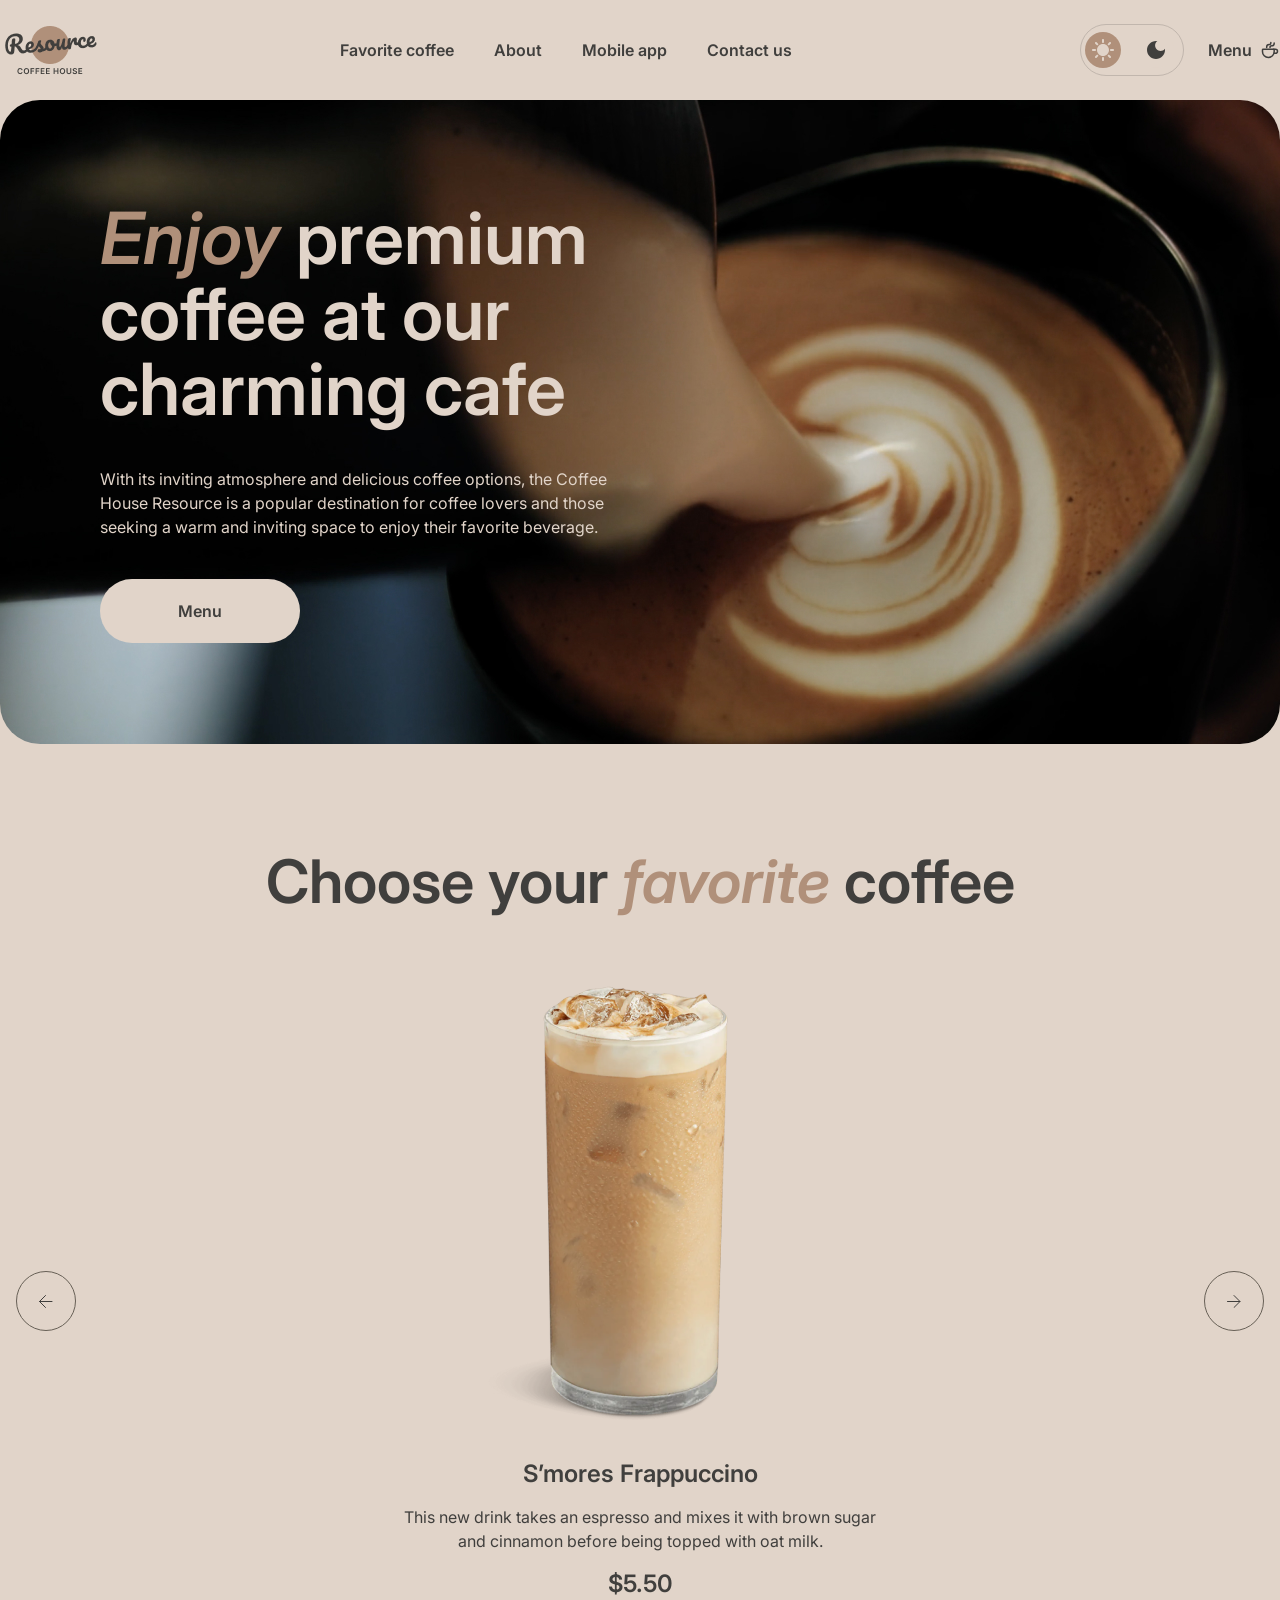
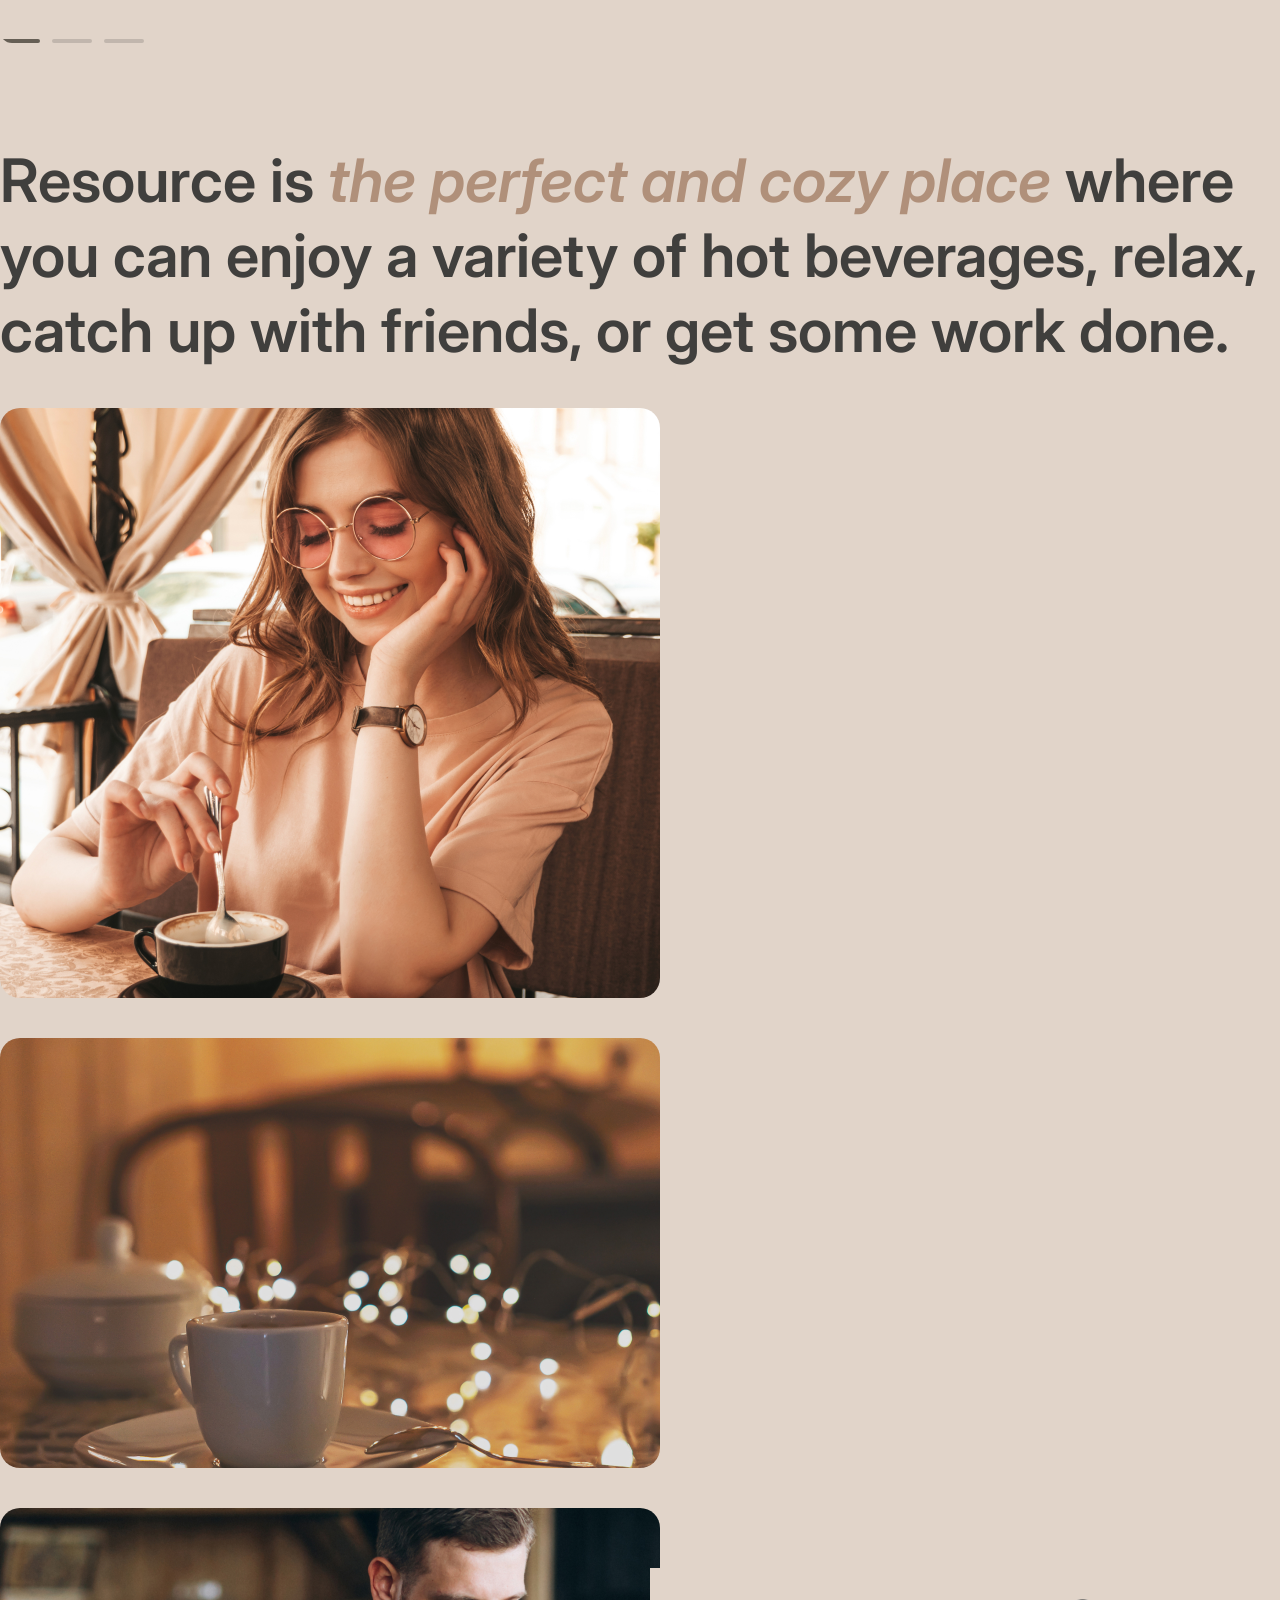
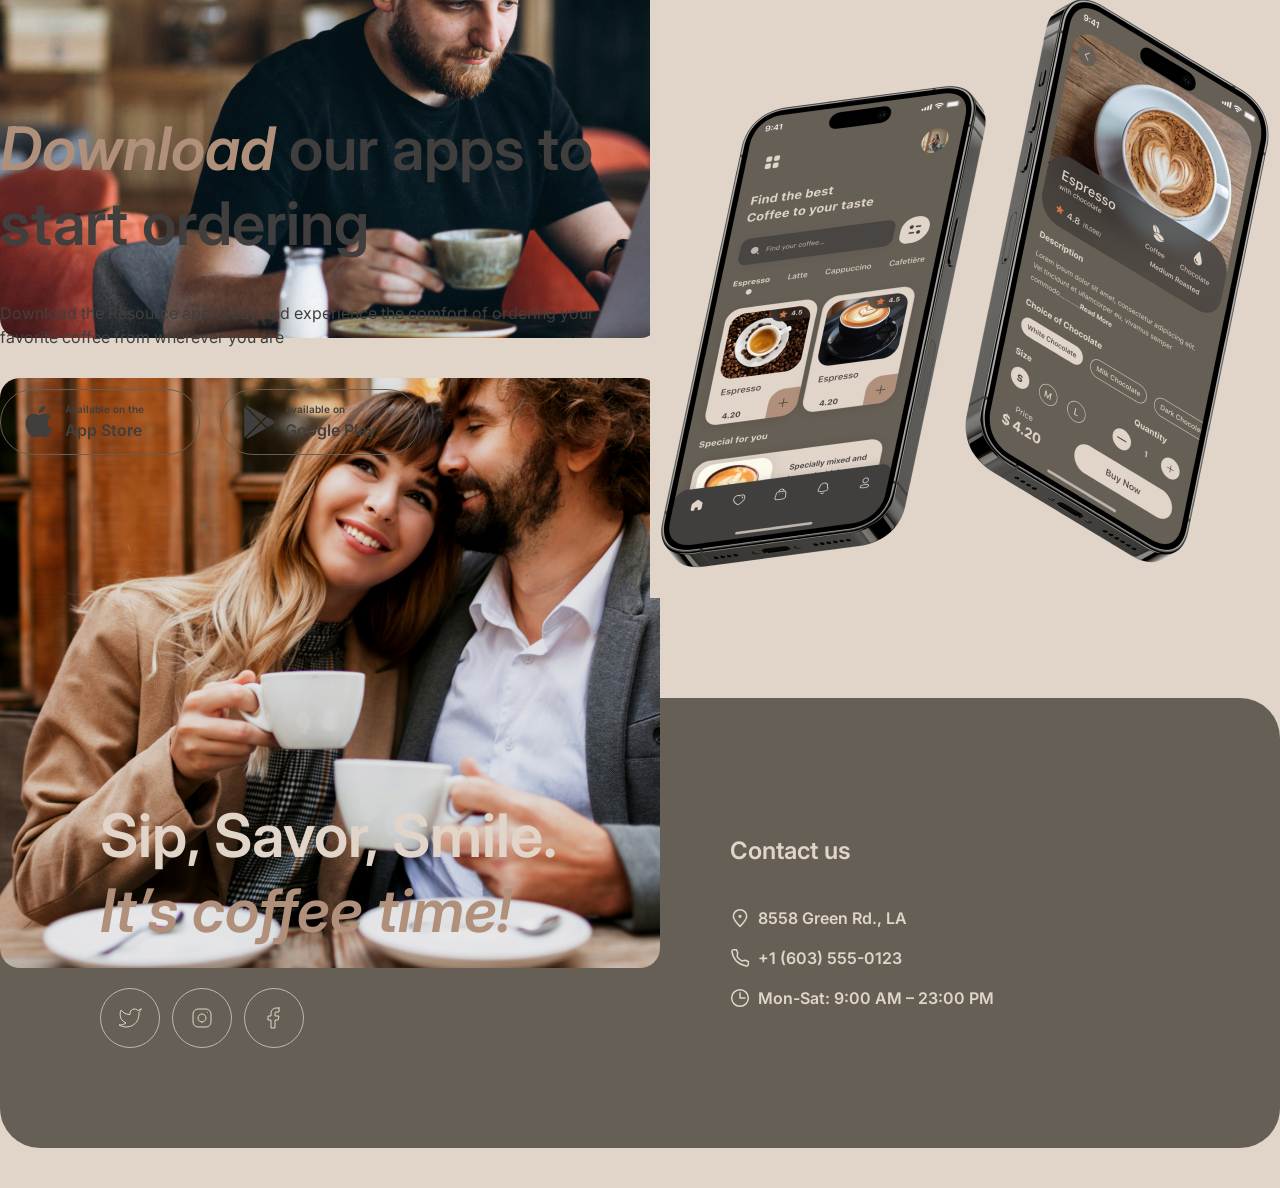
<file: coffee-house/index.html>
<!DOCTYPE html>
<html lang="en">

<head>
    <meta charset="UTF-8">
    <meta name="viewport" content="width=device-width, initial-scale=1.0">
    <title>Coffee House</title>
    <link rel="stylesheet" href="style.css">
    <link type="image/x-icon" href="./img/favicon.ico" rel="shortcut icon">

    <link href="https://fonts.googleapis.com/css?family=Inter:100,200,300,regular,500,600,700,800,900" rel="stylesheet">

</head>

<body>
    <div class="wrapper">
        <header class="header _container">
            <a href=index.html><img class="header-logo" src="./img/logo.png" alt="logo"></a>
            <nav class="header-nav" data-nav>
                <ul class="nav-list">
                    <li class="nav-item">
                        <a href="#favorite-coffee" class="nav-link">
                            Favorite coffee
                        </a>
                    </li>
                    <li class="nav-item">
                        <a href="#about" class="nav-link">
                            About
                        </a>
                    </li>
                    <li class="nav-item">
                        <a href="#mobile-app" class="nav-link">
                            Mobile app
                        </a>
                    </li>
                    <li class="nav-item">
                        <a href="#contact-us" class="nav-link">
                            Contact us
                        </a>
                    </li>

                </ul>

                <div class="header-menu">
                    <div class="header-theme-switcher">
                        <svg class="light" width="36" height="36" viewBox="0 0 36 36" fill="none"
                            xmlns="http://www.w3.org/2000/svg">
                            <rect width="36" height="36" rx="18" fill="#B0907A" />
                            <path
                                d="M17 10V8C17 7.45 17.45 7 18 7C18.55 7 19 7.45 19 8V10C19 10.55 18.55 11 18 11C17.45 11 17 10.55 17 10ZM24.36 13.05L25.77 11.63C26.16 11.24 26.16 10.61 25.77 10.22C25.38 9.83 24.75 9.83 24.36 10.22L22.95 11.64C22.56 12.03 22.56 12.66 22.95 13.05C23.34 13.44 23.97 13.44 24.36 13.05ZM28 17H26C25.45 17 25 17.45 25 18C25 18.55 25.45 19 26 19H28C28.55 19 29 18.55 29 18C29 17.45 28.55 17 28 17ZM18 25C17.45 25 17 25.45 17 26V28C17 28.55 17.45 29 18 29C18.55 29 19 28.55 19 28V26C19 25.45 18.55 25 18 25ZM11.64 13.05L10.22 11.64C9.83 11.25 9.83 10.61 10.22 10.23C10.61 9.85 11.25 9.84 11.63 10.23L13.04 11.64C13.43 12.03 13.43 12.67 13.04 13.05C12.65 13.43 12.02 13.44 11.64 13.05ZM22.95 22.95C22.56 23.34 22.56 23.98 22.95 24.36L24.36 25.77C24.75 26.16 25.39 26.16 25.77 25.77C26.16 25.38 26.16 24.74 25.77 24.36L24.36 22.95C23.98 22.56 23.34 22.56 22.95 22.95ZM8 19H10C10.55 19 11 18.55 11 18C11 17.45 10.55 17 10 17H8C7.45 17 7 17.45 7 18C7 18.55 7.45 19 8 19ZM11.64 25.78L13.05 24.37C13.44 23.98 13.44 23.34 13.05 22.96C12.66 22.58 12.02 22.57 11.64 22.96L10.23 24.37C9.84 24.76 9.84 25.4 10.23 25.78C10.61 26.17 11.25 26.17 11.64 25.78ZM18 12C14.69 12 12 14.69 12 18C12 21.31 14.69 24 18 24C21.31 24 24 21.31 24 18C24 14.69 21.31 12 18 12Z"
                                fill="#E1D4C9" />
                        </svg>
                        <svg class="dark" width="36" height="36" viewBox="0 0 36 36" fill="none"
                            xmlns="http://www.w3.org/2000/svg">
                            <rect class="fullmoon" width="36" height="36" rx="18" fill="#e1d4c9" />
                            <path class="moon"
                                d="M18 9C13.03 9 9 13.03 9 18C9 22.97 13.03 27 18 27C22.97 27 27 22.97 27 18C27 17.54 26.96 17.08 26.9 16.64C25.92 18.01 24.32 18.9 22.5 18.9C19.52 18.9 17.1 16.48 17.1 13.5C17.1 11.69 17.99 10.08 19.36 9.1C18.92 9.04 18.46 9 18 9Z"
                                fill="#403f3d" />
                        </svg>
                    </div>
                    <a href="menu.html" class="menu-coffee-link">
                        <span class="menu-coffee">Menu</span>
                        <img src="./img/coffee-cup.svg" alt="cofee" class="coffee-cup">
                    </a>
                </div>
            </nav>
            <div class="header-theme-switcher-768 ">
                <svg class="light light-768" width="36" height="36" viewBox="0 0 36 36" fill="none"
                    xmlns="http://www.w3.org/2000/svg">
                    <rect width="36" height="36" rx="18" fill="#B0907A" />
                    <path
                        d="M17 10V8C17 7.45 17.45 7 18 7C18.55 7 19 7.45 19 8V10C19 10.55 18.55 11 18 11C17.45 11 17 10.55 17 10ZM24.36 13.05L25.77 11.63C26.16 11.24 26.16 10.61 25.77 10.22C25.38 9.83 24.75 9.83 24.36 10.22L22.95 11.64C22.56 12.03 22.56 12.66 22.95 13.05C23.34 13.44 23.97 13.44 24.36 13.05ZM28 17H26C25.45 17 25 17.45 25 18C25 18.55 25.45 19 26 19H28C28.55 19 29 18.55 29 18C29 17.45 28.55 17 28 17ZM18 25C17.45 25 17 25.45 17 26V28C17 28.55 17.45 29 18 29C18.55 29 19 28.55 19 28V26C19 25.45 18.55 25 18 25ZM11.64 13.05L10.22 11.64C9.83 11.25 9.83 10.61 10.22 10.23C10.61 9.85 11.25 9.84 11.63 10.23L13.04 11.64C13.43 12.03 13.43 12.67 13.04 13.05C12.65 13.43 12.02 13.44 11.64 13.05ZM22.95 22.95C22.56 23.34 22.56 23.98 22.95 24.36L24.36 25.77C24.75 26.16 25.39 26.16 25.77 25.77C26.16 25.38 26.16 24.74 25.77 24.36L24.36 22.95C23.98 22.56 23.34 22.56 22.95 22.95ZM8 19H10C10.55 19 11 18.55 11 18C11 17.45 10.55 17 10 17H8C7.45 17 7 17.45 7 18C7 18.55 7.45 19 8 19ZM11.64 25.78L13.05 24.37C13.44 23.98 13.44 23.34 13.05 22.96C12.66 22.58 12.02 22.57 11.64 22.96L10.23 24.37C9.84 24.76 9.84 25.4 10.23 25.78C10.61 26.17 11.25 26.17 11.64 25.78ZM18 12C14.69 12 12 14.69 12 18C12 21.31 14.69 24 18 24C21.31 24 24 21.31 24 18C24 14.69 21.31 12 18 12Z"
                        fill="#E1D4C9" />
                </svg>
                <svg class="dark dark-768" width="36" height="36" viewBox="0 0 36 36" fill="none"
                    xmlns="http://www.w3.org/2000/svg">
                    <rect class="fullmoon" width="36" height="36" rx="18" fill="#e1d4c9" />
                    <path class="moon"
                        d="M18 9C13.03 9 9 13.03 9 18C9 22.97 13.03 27 18 27C22.97 27 27 22.97 27 18C27 17.54 26.96 17.08 26.9 16.64C25.92 18.01 24.32 18.9 22.5 18.9C19.52 18.9 17.1 16.48 17.1 13.5C17.1 11.69 17.99 10.08 19.36 9.1C18.92 9.04 18.46 9 18 9Z"
                        fill="#403f3d" />
                </svg>
            </div>
            <!-- <div class="header-menu">
                <p class="menu-coffee"><a href="menu.html" class="menu-coffee-link">Menu</a></p>
                <img src="./img/coffee-cup.svg" alt="" class="cooffee-cup">
            </div> -->
            <button class="burger" data-burger aria-label="Открыть меню" aria-expanded="false"><span
                    class="burger-line line1"></span>
                <span class="burger-line line2"></span>
            </button>
        </header>
        <main class="main _container ">
            <section class="enjoy">
                <div class="enjoy-text">
                    <h1 class="enjoy-title">
                        <span class="text-accent">Enjoy</span> premium coffee at our charming cafe
                    </h1>
                    <p class="enjoy-subtitle">With its inviting atmosphere and delicious coffee options, the Coffee
                        House Resource is a popular destination for coffee lovers and those seeking a warm and inviting
                        space to enjoy their favorite beverage.</p>

                    <form class="button-form" action="menu.html" target="_blank">
                        <button class="enjoy-menu">
                            <span class="enjoy-menu-text"> Menu</span>
                            <img src="./img/coffee-cup.svg" alt="" class="menu-coffee-cup">
                        </button>
                    </form>

                </div>

            </section>
            <section class="favorite-coffee">
                <h2 class="favorite-title" id="favorite-coffee">
                    Choose your <span class="favorite">favorite</span> coffee
                </h2>
                <div class="slider" id="slider">
                    <div class="slider__track" id="track">
                        <div class="slider__slide">
                            <div class="item" id="item-left">
                                <div class="coffee-content">
                                    <div class="coffee-img"></div>
                                    <h3 class="coffe-content-title">S’mores Frappuccino</h3>
                                    <p class="coffee-content-subtitle">This new drink takes an espresso and mixes it
                                        with brown
                                        sugar and cinnamon before being topped with oat milk.</p>
                                    <p class="coffee-price">$5.50</p>

                                </div>
                            </div>
                        </div>
                        <div class="slider__slide">
                            <div class="item" id="item-active">
                                <div class="coffee-content">
                                    <div class="coffee-img2"></div>
                                    <h3 class="coffe-content-title">Caramel Macchiato</h3>
                                    <p class="coffee-content-subtitle">Fragrant and unique classic espresso with rich
                                        caramel-peanut syrup, with cream under whipped thick foam.</p>
                                    <p class="coffee-price">$5.00</p>

                                </div>
                            </div>
                        </div>
                        <div class="slider__slide">
                            <div class="item" id="item-right">
                                <div class="coffee-content">
                                    <div class="coffee-img3"></div>
                                    <h3 class="coffe-content-title">Ice coffee</h3>
                                    <p class="coffee-content-subtitle">A popular summer drink that tones and
                                        invigorates. Prepared from coffee, milk and ice.</p>
                                    <p class="coffee-price">$4.50</p>

                                </div>
                            </div>
                        </div>
                    </div>

                    <button class="slider__btn slider__btn--prev" id="prev" aria-label="Назад"> <svg width="14"
                            height="13" viewBox="0 0 14 13" fill="none" 
                            xmlns="http://www.w3.org/2000/svg">
                            <path d="M13 6.5H0.5M6.5 12.5L0.5 6.5L6.5 0.5" stroke="currentColor" stroke-linecap="round"
                                stroke-linejoin="round" />
                        </svg></button>
                    <button class="slider__btn slider__btn--next" id="next" aria-label="Вперёд"><svg width="14"
                            height="13" viewBox="0 0 14 13" fill="none" 
                            xmlns="http://www.w3.org/2000/svg">
                            <path d="M0.5 6.5H13M7 12.5L13 6.5L7 0.5" stroke="currentColor" stroke-linecap="round"
                                stroke-linejoin="round" />
                        </svg></button>

                    <div class="slider__dots" id="dots"></div>
                </div>


            </section>
            <section class="about ">
                <h2 class="about-title" id="about">
                    Resource is <span class="favorite">the perfect and cozy place</span> where you can enjoy a variety
                    of hot beverages, relax, catch
                    up with friends, or get some work done.
                </h2>
                <div class="about-cards ">
                    <div class="about-column">
                        <div class="about-card card1"></div>
                        <div class="about-card card2"></div>
                    </div>
                    <div class="about-column">
                        <div class="about-card card3"></div>
                        <div class="about-card card4"></div>
                    </div>
                </div>
            </section>
            <section class="mobile-app _container">
                <div class="app-dowload">
                    <h2 class="app-title" id="mobile-app"><span class="favorite">Download</span> our apps to start
                        ordering</h2>
                    <p class="mobile-app-subtitle ">
                        Download the Resource app today and experience the comfort of ordering your favorite coffee from
                        wherever you are
                    </p>
                    <div class="mobile-app-buttons">
                        <div class="app-button">
                            <img src="./img/icon.svg" alt="logo" class="apple">
                            <div class="button-content">
                                <p class="button-text">Available on the</p>
                                <p class="button-text-big">App Store</p>
                            </div>
                        </div>
                        <div class="app-button">
                            <img src="./img/icon2.svg" alt="logo" class="apple">
                            <div class="button-content">
                                <p class="button-text">Available on</p>
                                <p class="button-text-big">Google Play</p>
                            </div>
                        </div>
                    </div>
                </div>
                <div class="app-mobile-img"></div>
            </section>


        </main>
        <footer class="footer _container">
            <div class="footer-left">
                <h2 class="footer-title">
                    <span class="footer-title-light"> Sip, Savor, Smile.</span> It’s coffee time!
                </h2>
                <div class="foooter-buttons">
                    <a class="social-icon" href="https://twitter.com/" title="twitter" target="_blank"
                        rel="noopener"><img src="./img/twitter.svg" alt="twitter" class="social-img"></a>
                    <a class="social-icon" href="https://www.instagram.com/" title="instagram" target="_blank"
                        rel="noopener"><img src="./img/instagram.svg" alt="instagram" class="social-img"></a>
                    <a class="social-icon" href="https://www.facebook.com/" title="facebook" target="_blank"
                        rel="noopener"><img src="./img/facebook.svg" alt="facebook" class="social-img"></a>
                </div>
            </div>
            <div class="footer-right">
                <h3 class="contact-us" id="contact-us">Contact us</h3>
                <div class="contacs-info">
                    <div class="footer-adress">
                        <img src="./img/pin-alt.svg" alt="pin-alt" class="adres-img">
                        <a href="https://www.google.com/maps/place/286+Cadman+Plaza+W,+Brooklyn,+NY+11201,+%D0%A1%D0%A8%D0%90/@40.6956498,-73.9961685,17z/data=!3m1!4b1!4m10!1m2!2m1!1sCadman+Plaza+286!3m6!1s0x89c25a49b649b8c3:0x6342a2291cea2e!8m2!3d40.6956458!4d-73.9912976!15sChBDYWRtYW4gUGxhemEgMjg2kgEKc3VicHJlbWlzZeABAA!16s%2Fg%2F11s2lgz8ns?entry=ttu"
                            class="footer-link">8558 Green Rd., LA</a>
                    </div>
                    <div class="footer-adress">
                        <img src="./img/phone.svg" alt="phone" class="phone">
                        <a class="phone-link" href="tel:+1(603)555-0123">+1 (603) 555-0123</a>
                    </div>
                    <div class="footer-adress">
                        <img src="./img/clock.svg" alt="clock" class="clock">
                        <span class="footer-time">Mon-Sat: 9:00 AM – 23:00 PM</span>
                    </div>
                </div>
            </div>

        </footer>
    </div>
    <script src="index.js"></script>
    <script src="theme_switcher.js"></script>
    <script src="slider.js"></script>
</body>

</html>
</file>
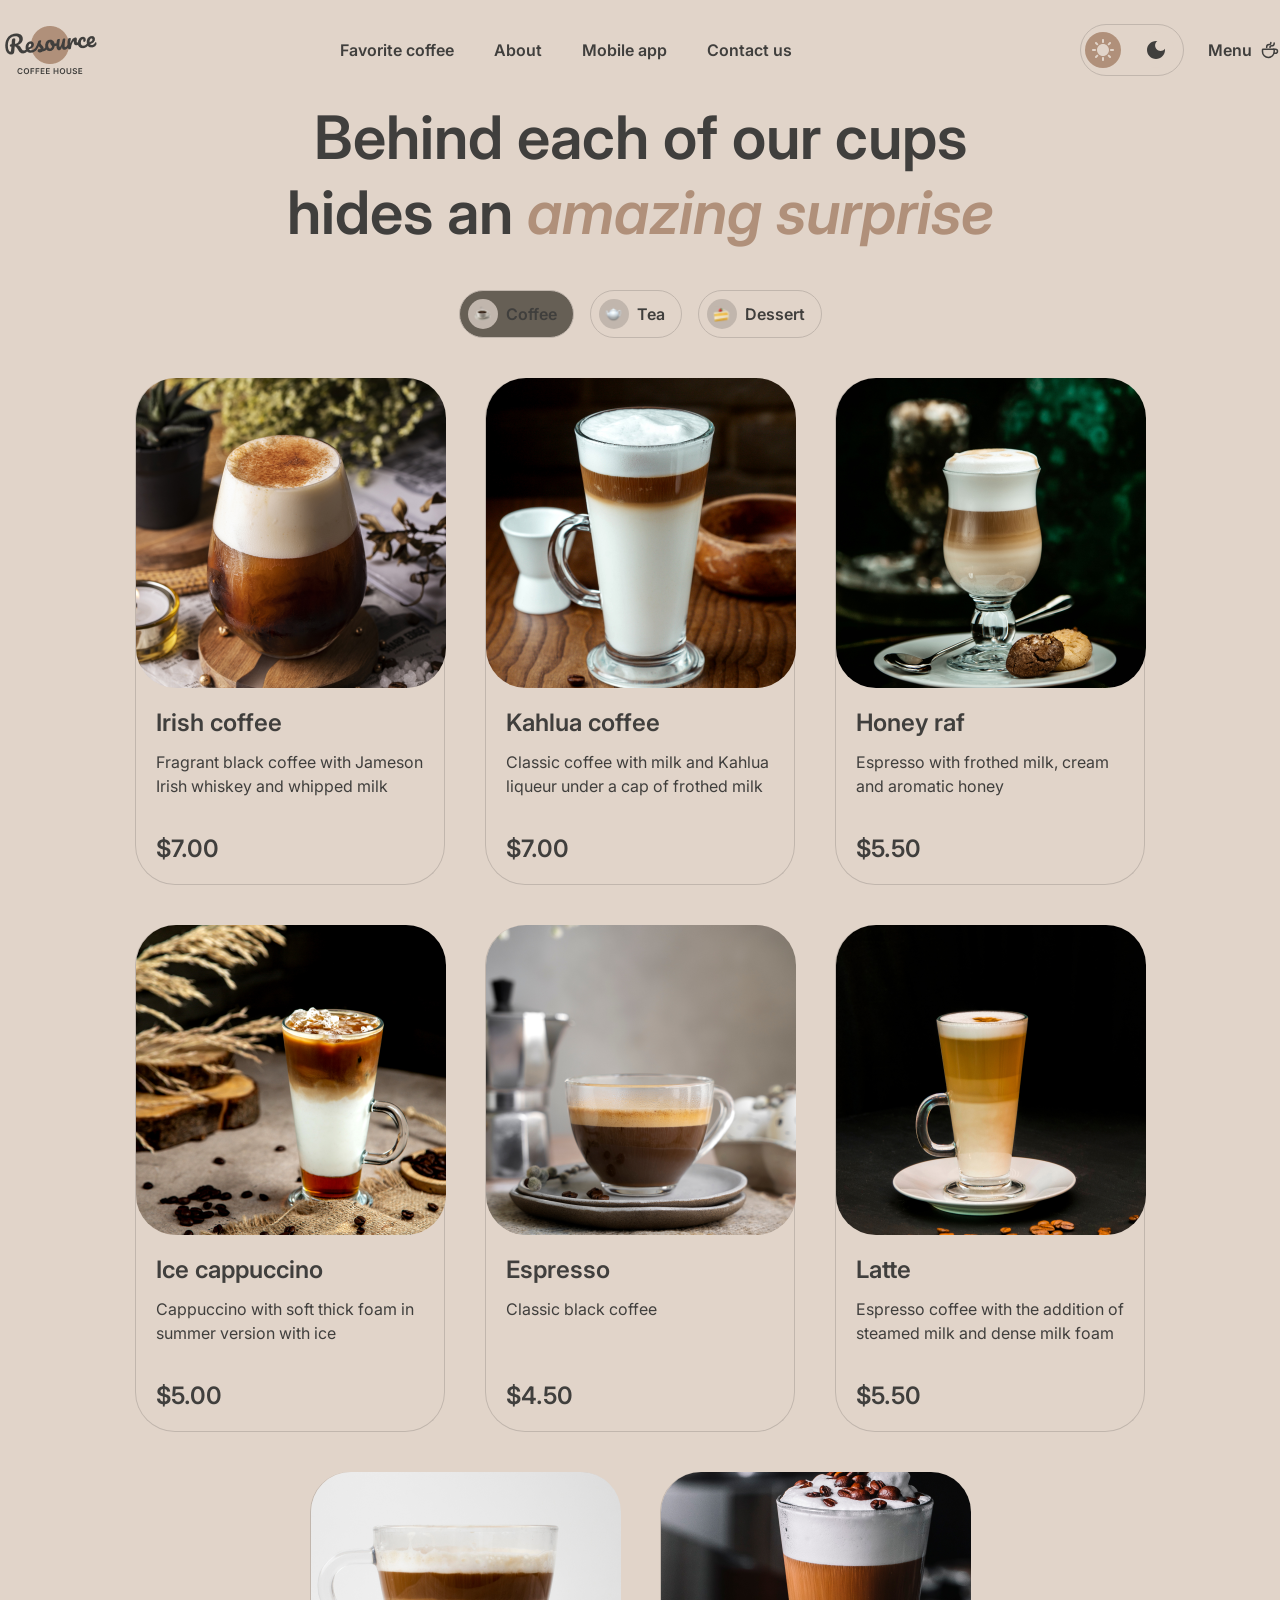
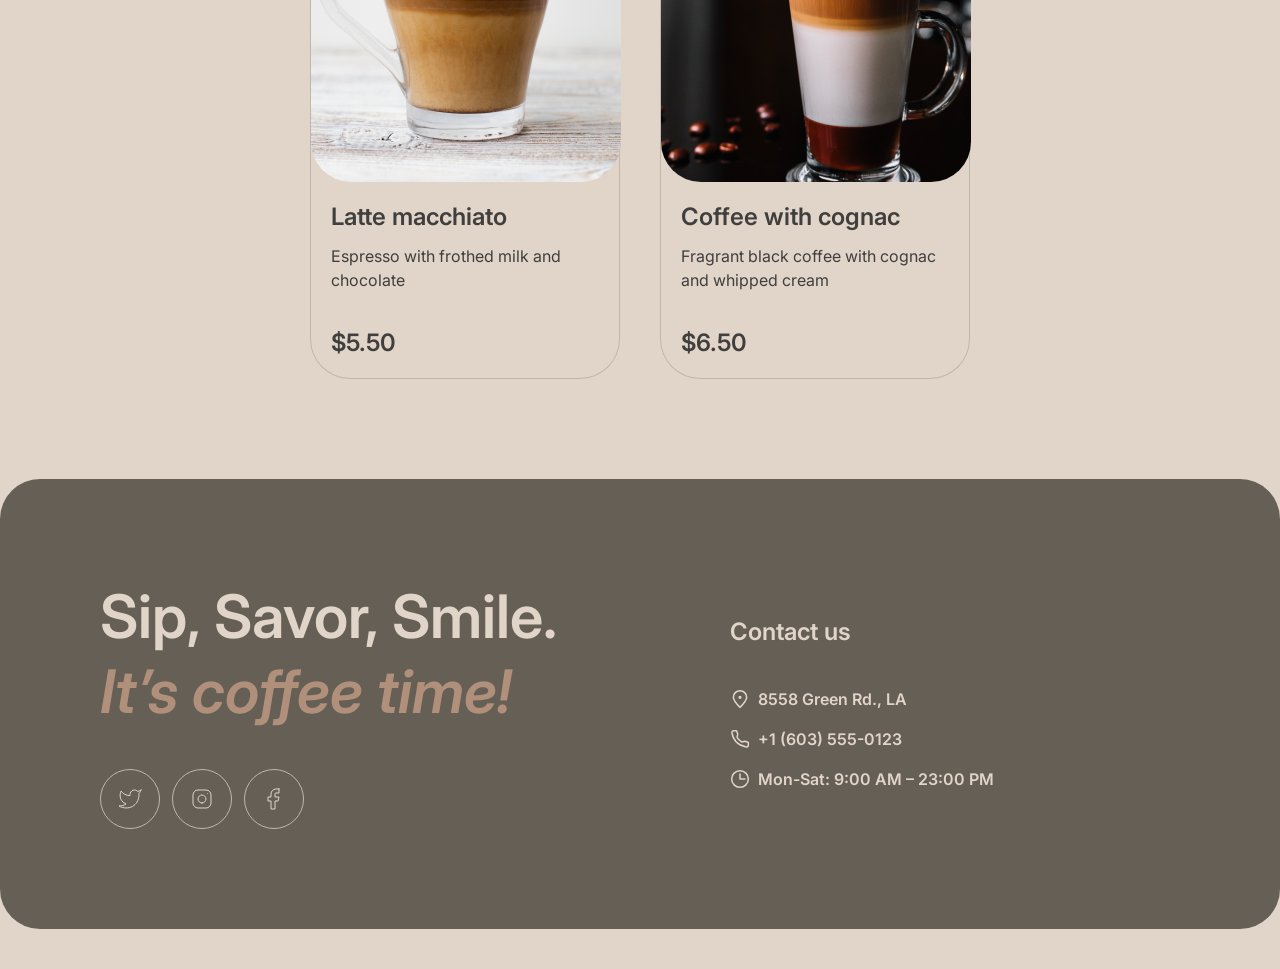
<file: coffee-house/menu.html>
<!DOCTYPE html>
<html lang="en">

<head>
    <meta charset="UTF-8">
    <meta name="viewport" content="width=device-width, initial-scale=1.0">
    <title>Menu</title>
    <link rel="stylesheet" href="style.css">
    <link type="image/x-icon" href="./img/favicon.ico" rel="shortcut icon">
    <link href="https://fonts.googleapis.com/css?family=Inter:100,200,300,regular,500,600,700,800,900" rel="stylesheet">
</head>

<body>
    <div class="wrapper">
        <header class="header _container">
            <a href=index.html><img class="header-logo" src="./img/logo.png" alt="logo"></a>
            <nav class="header-nav" data-nav>
                <ul class="nav-list">
                    <li class="nav-item">
                        <a href="#about" class="nav-link">
                            Favorite coffee
                        </a>
                    </li>
                    <li class="nav-item">
                        <a href="#favorites" class="nav-link">
                            About
                        </a>
                    </li>
                    <li class="nav-item">
                        <a href="#coffee-shop" class="nav-link">
                            Mobile app
                        </a>
                    </li>
                    <li class="nav-item">
                        <a href="#contacts" class="nav-link">
                            Contact us
                        </a>
                    </li>

                </ul>

                <div class="header-menu">
                    <div class="header-theme-switcher">
                         <svg class="light" width="36" height="36" viewBox="0 0 36 36" fill="none"
                            xmlns="http://www.w3.org/2000/svg">
                            <rect width="36" height="36" rx="18" fill="#B0907A" />
                            <path
                                d="M17 10V8C17 7.45 17.45 7 18 7C18.55 7 19 7.45 19 8V10C19 10.55 18.55 11 18 11C17.45 11 17 10.55 17 10ZM24.36 13.05L25.77 11.63C26.16 11.24 26.16 10.61 25.77 10.22C25.38 9.83 24.75 9.83 24.36 10.22L22.95 11.64C22.56 12.03 22.56 12.66 22.95 13.05C23.34 13.44 23.97 13.44 24.36 13.05ZM28 17H26C25.45 17 25 17.45 25 18C25 18.55 25.45 19 26 19H28C28.55 19 29 18.55 29 18C29 17.45 28.55 17 28 17ZM18 25C17.45 25 17 25.45 17 26V28C17 28.55 17.45 29 18 29C18.55 29 19 28.55 19 28V26C19 25.45 18.55 25 18 25ZM11.64 13.05L10.22 11.64C9.83 11.25 9.83 10.61 10.22 10.23C10.61 9.85 11.25 9.84 11.63 10.23L13.04 11.64C13.43 12.03 13.43 12.67 13.04 13.05C12.65 13.43 12.02 13.44 11.64 13.05ZM22.95 22.95C22.56 23.34 22.56 23.98 22.95 24.36L24.36 25.77C24.75 26.16 25.39 26.16 25.77 25.77C26.16 25.38 26.16 24.74 25.77 24.36L24.36 22.95C23.98 22.56 23.34 22.56 22.95 22.95ZM8 19H10C10.55 19 11 18.55 11 18C11 17.45 10.55 17 10 17H8C7.45 17 7 17.45 7 18C7 18.55 7.45 19 8 19ZM11.64 25.78L13.05 24.37C13.44 23.98 13.44 23.34 13.05 22.96C12.66 22.58 12.02 22.57 11.64 22.96L10.23 24.37C9.84 24.76 9.84 25.4 10.23 25.78C10.61 26.17 11.25 26.17 11.64 25.78ZM18 12C14.69 12 12 14.69 12 18C12 21.31 14.69 24 18 24C21.31 24 24 21.31 24 18C24 14.69 21.31 12 18 12Z"
                                fill="#E1D4C9" />
                        </svg>
                        <svg class="dark" width="36" height="36" viewBox="0 0 36 36" fill="none" xmlns="http://www.w3.org/2000/svg">
                            <rect class="fullmoon" width="36" height="36" rx="18" fill="#e1d4c9" />
                            <path class="moon"
                                d="M18 9C13.03 9 9 13.03 9 18C9 22.97 13.03 27 18 27C22.97 27 27 22.97 27 18C27 17.54 26.96 17.08 26.9 16.64C25.92 18.01 24.32 18.9 22.5 18.9C19.52 18.9 17.1 16.48 17.1 13.5C17.1 11.69 17.99 10.08 19.36 9.1C18.92 9.04 18.46 9 18 9Z"
                                fill="#403f3d" />
                        </svg>
                    </div>
                    <a href="menu.html" class="menu-coffee-link">
                        <span class="menu-coffee">Menu</span>
                        <img src="./img/coffee-cup.svg" alt="cofee" class="coffee-cup">
                    </a>
                </div>
            </nav>

            <button class="burger" data-burger><span class="burger-line line1"></span>
                <span class="burger-line line2"></span></button>
        </header>
        <main class="menu-main _container">
            <h1 class="menu-main-title">
                Behind each of our cups hides an <span class="title-brown">amazing surprise</span>
            </h1>
            <div class="menu-buttons">
                <button class="menu-button-select menu-coffe-selected">
                    <span class="button-circle">
                        <img src="./img/coffe-1.svg" alt="coffee" class="menu-button-coffee">

                    </span>
                    <span class="menu-button-text">Coffee</span>
                </button>
                <button class="menu-button-select">
                    <span class="button-circle">
                        <img src="./img/tea-1.svg" alt="coffee" class="menu-button-coffee">
                    </span>
                    <span class="menu-button-text">Tea</span>
                </button>
                <button class="menu-button-select">
                    <span class="button-circle">
                        <img src="./img/desert-1.svg" alt="coffee" class="menu-button-coffee">
                    </span>
                    <span class="menu-button-text">Dessert</span>
                </button>
            </div>
            <div class="menu-cards">
                <div class="menu-card">
                    <img src="./img/coffee-1.png" alt="coffee" class="card-picture">
                    <div class="card-decsription">
                        <div class="card-content">
                            <p class="card-title">Irish coffee</p>
                            <p class="card-subtitle">Fragrant black coffee with Jameson Irish whiskey and whipped milk
                            </p>
                        </div>
                        <p class="card-coffee-price">$7.00</p>
                    </div>
                </div>
                <div class="menu-card">
                    <img src="./img/coffee-2.png" alt="coffee" class="card-picture">
                    <div class="card-decsription">
                        <div class="card-content">
                            <p class="card-title">Kahlua coffee</p>
                            <p class="card-subtitle">Classic coffee with milk and Kahlua liqueur under a cap of frothed
                                milk
                            </p>
                        </div>
                        <p class="card-coffee-price">$7.00</p>
                    </div>
                </div>
                <div class="menu-card">
                    <img src="./img/coffee-3.png" alt="coffee" class="card-picture">
                    <div class="card-decsription">
                        <div class="card-content">
                            <p class="card-title">Honey raf</p>
                            <p class="card-subtitle">Espresso with frothed milk, cream and aromatic honey</p>
                        </div>
                        <p class="card-coffee-price">$5.50</p>
                    </div>
                </div>
                <div class="menu-card">
                    <img src="./img/coffee-4.png" alt="coffee" class="card-picture">
                    <div class="card-decsription">
                        <div class="card-content">
                            <p class="card-title">Ice cappuccino</p>
                            <p class="card-subtitle">Cappuccino with soft thick foam in summer version with ice</p>
                        </div>
                        <p class="card-coffee-price">$5.00</p>
                    </div>
                </div>
                <div class="menu-card invisible">
                    <img src="./img/coffee-5.png" alt="coffee" class="card-picture">
                    <div class="card-decsription">
                        <div class="card-content">
                            <p class="card-title">Espresso</p>
                            <p class="card-subtitle">Classic black coffee</p>
                        </div>
                        <p class="card-coffee-price">$4.50</p>
                    </div>
                </div>
                <div class="menu-card invisible">
                    <img src="./img/coffee-6.png" alt="coffee" class="card-picture">
                    <div class="card-decsription">
                        <div class="card-content">
                            <p class="card-title">Latte</p>
                            <p class="card-subtitle">Espresso coffee with the addition of steamed milk and dense milk
                                foam
                            </p>
                        </div>
                        <p class="card-coffee-price">$5.50</p>
                    </div>
                </div>
                <div class="menu-card invisible">
                    <img src="./img/coffee-7.png" alt="coffee" class="card-picture">
                    <div class="card-decsription">
                        <div class="card-content">
                            <p class="card-title">Latte macchiato</p>
                            <p class="card-subtitle">Espresso with frothed milk and chocolate</p>
                        </div>
                        <p class="card-coffee-price">$5.50</p>
                    </div>
                </div>
                <div class="menu-card invisible">
                    <img src="./img/coffee-8.png" alt="coffee" class="card-picture">
                    <div class="card-decsription">
                        <div class="card-content">
                            <p class="card-title">Coffee with cognac</p>
                            <p class="card-subtitle">Fragrant black coffee with cognac and whipped cream</p>
                        </div>
                        <p class="card-coffee-price">$6.50</p>
                    </div>
                </div>
            </div>
            <button class="menu-refresh">
                <img src="./img/refresh.svg" alt="refresh" class="refresh-img">

            </button>
        </main>
        <footer class="footer _container">
            <div class="footer-left">
                <h2 class="footer-title">
                    <span class="footer-title-light"> Sip, Savor, Smile.</span> It’s coffee time!
                </h2>
                <div class="foooter-buttons">
                    <a class="social-icon" href="https://twitter.com/" title="twitter" target="_blank"
                        rel="noopener"><img src="./img/twitter.svg" alt="twitter" class="social-img"></a>
                    <a class="social-icon" href="https://www.instagram.com/" title="instagram" target="_blank"
                        rel="noopener"><img src="./img/instagram.svg" alt="instagram" class="social-img"></a>
                    <a class="social-icon" href="https://www.facebook.com/" title="facebook" target="_blank"
                        rel="noopener"><img src="./img/facebook.svg" alt="facebook" class="social-img"></a>
                </div>
            </div>
            <div class="footer-right">
                <h3 class="contact-us">Contact us</h3>
                <div class="contacs-info">
                    <div class="footer-adress">
                        <img src="./img/pin-alt.svg" alt="pin-alt" class="adres-img">
                        <a href="https://www.google.com/maps/place/286+Cadman+Plaza+W,+Brooklyn,+NY+11201,+%D0%A1%D0%A8%D0%90/@40.6956498,-73.9961685,17z/data=!3m1!4b1!4m10!1m2!2m1!1sCadman+Plaza+286!3m6!1s0x89c25a49b649b8c3:0x6342a2291cea2e!8m2!3d40.6956458!4d-73.9912976!15sChBDYWRtYW4gUGxhemEgMjg2kgEKc3VicHJlbWlzZeABAA!16s%2Fg%2F11s2lgz8ns?entry=ttu"
                            class="footer-link">8558 Green Rd., LA</a>
                    </div>
                    <div class="footer-adress">
                        <img src="./img/phone.svg" alt="phone" class="phone">
                        <a class="phone-link" href="tel:+1(603)555-0123">+1 (603) 555-0123</a>
                    </div>
                    <div class="footer-adress">
                        <img src="./img/clock.svg" alt="clock" class="clock">
                        <span class="footer-time">Mon-Sat: 9:00 AM – 23:00 PM</span>
                    </div>
                </div>
            </div>

        </footer>

    </div>
    <script src="index.js"></script>
    <script src="theme_switcher.js"></script>
</body>

</html>
</file>
<file: coffee-house/style.css>
/* Обнуление */
*,
*::before,
*::after {
  padding: 0;
  margin: 0;
  border: 0;
  box-sizing: border-box;
}
:root {
  --text-primary: #403f3d;
  --text-inverse: #e1d4c9;
  --text-accent: #b0907a;
  --background-page: #e1d4c9;
  --background-container: #665f55;
  --background-overlay: rgba(64, 63, 61, 0.8);
  --border-primary: #c1b6ad;
  --border-inverse: #665f55;
  --text-primary: #403f3d;
  --dark-text-primary: #e1d4c9;
  --dark-text-inverse: #e1d4c9;
  --dark-text-accent: #b0907a;
  --dark-bg-page: #292826;
  --dark-bg-container: #403f3d;
  --dark-bg-overlay: rgba(41, 40, 38, 0.8);
  --dark-border-primary: #665f55;
  --dark-border-inverse: #c1b6ad;
  --background-modal: #e1d4c9;
  --background-modalcontrol: #665f55;
  --dark-bg-modal: var(--dark-bg-container);
  --dark-bg-modal-control: var(--dark-bg-page);
}

a {
  text-decoration: none;
}

ul,
ol,
li {
  list-style: none;
}

img {
  vertical-align: top;
}

h1,
h2,
h3,
h4,
h5,
h6 {
  font-weight: inherit;
  font-size: inherit;
}

html,
body {
  scroll-behavior: smooth;
  height: 100%;
  line-height: 1;
  background: var(--background-page);
  font-size: 14px;
  color: var(--text-dark, #403f3d);
  font-weight: 500;
  font-family: Inter;
}

/* ---------------------------------------------------------------------------- */
.wrapper {
  min-height: 100%;
  background: var(--background-page);

  margin: 0px auto;
  overflow: hidden;
}

/* ---------------------------------------------------------------------------- */
._container {
  max-width: 1360px;
  margin: 0px auto;
}
body.light {
  --text-primary: #403f3d;
  --text-inverse: #e1d4c9;
  --text-accent: #b0907a;
  --background-page: #e1d4c9;
  --background-container: #665f55;
  --background-overlay: rgba(64, 63, 61, 0.8);
  --border-primary: #c1b6ad;
  --border-inverse: #665f55;
  --text-primary: #403f3d;
}
body.dark {
  --text-primary: #403f3d;
  --text-inverse: #e1d4c9;
  --text-accent: #b0907a;
  --background-page: var(--dark-bg-page);
  --background-container: #665f55;
  --background-overlay: rgba(64, 63, 61, 0.8);
  --border-primary: #c1b6ad;
  --border-inverse: #665f55;
  --text-primary: #403f3d;
}

.header {
  height: 100px;
  display: flex;

  align-items: center;
  justify-content: space-between;
}

.header-logo {
  width: 100px;
  height: 60px;
}

.header-menu {
  display: flex;
  gap: 24px;
  align-items: center;
}

.header-nav {
  display: flex;
  gap: 288px;
}

.nav-list {
  display: flex;
  align-items: center;
  gap: 40px;
}

.nav-item {
  font-family: Inter;
  font-size: 16px;
  font-style: normal;
  font-weight: 600;
  line-height: 150%;
}

.nav-link {
  color: inherit;
}
.nav-link:hover {
  border-bottom: 2px solid;

  height: 0;
}
.menu-coffee {
  font-family: Inter;
  font-size: 16px;
  font-style: normal;
  font-weight: 600;
  line-height: 150%;
  /* 24px */
}
.header-theme-switcher {
  display: flex;
  align-items: center;
  gap: 17px;
  border: 1px solid #c1b6ad;
  border-radius: 100px;
  padding: 4px;
  width: 104px;
  height: 52px;
  cursor: pointer;
}
.header-theme-switcher-768 {
  display: none;
  align-items: center;
  gap: 17px;
  border: 1px solid #c1b6ad;
  border-radius: 100px;
  padding: 4px;
  width: 104px;
  height: 52px;
  cursor: pointer;
}
/* body.dark .moon {
  fill: var(--text-primary);
}
body.dark .fullmoon {
  fill: var(--dark-text-accent);
}
body.dark .sun {
  fill: var(--dark-text-primary);
}
body.dark .fullsun {
  fill: var(--dark-bg-page);
} */
.menu-coffee-link {
  color: inherit;
  display: flex;
  gap: 8px;
}
.menu-coffee-link:hover {
  border-bottom: 2px solid;
  transition: 0.3s;
}
.white-theme {
  border-radius: 100px;
  fill: var(--text-accent);
}
.enjoy {
  height: 644px;
  border-radius: 40px;
  background:
    url("./img/hero1.jpg"),
    lightgray 50% / cover no-repeat;
  padding: 100px;
}

.enjoy-title {
  color: var(--text-light, #e1d4c9);
  font-feature-settings:
    "clig" off,
    "liga" off;

  /* Desktop/Heading/heading-1 */
  font-family: Inter;
  font-size: 72px;
  font-style: normal;
  font-weight: 600;
  line-height: 105%;
}

.enjoy-text {
  width: 530px;
  display: flex;
  flex-direction: column;
  gap: 40px;
}

.text-accent {
  color: var(--text-accent, #b0907a);
  font-feature-settings:
    "clig" off,
    "liga" off;

  /* Desktop/Heading/heading-1.accent */
  font-family: Inter;
  font-size: 72px;
  font-style: italic;
  font-weight: 600;
  line-height: 105%;
  /* 75.6px */
}

.enjoy-subtitle {
  color: var(--text-light, #e1d4c9);
  font-feature-settings:
    "clig" off,
    "liga" off;

  /* Desktop/Body/medium */
  font-family: Inter;
  font-size: 16px;
  font-style: normal;
  font-weight: 400;
  line-height: 150%;
  /* 24px */
}

.enjoy-menu {
  display: flex;
  width: 200px;
  padding: 20px 78px;
  justify-content: center;
  align-items: center;
  gap: 8px;
  border-radius: 100px;
  background: var(--background-body, #e1d4c9);
  color: var(--text-dark, #403f3d);
  text-align: center;
  font-feature-settings:
    "clig" off,
    "liga" off;
  /* Desktop/Action/link & button */
  font-family: Inter;
  font-size: 16px;
  font-style: normal;
  font-weight: 600;
  line-height: 150%;
  /* 24px */
}

.favorite-coffee {
  margin-top: 100px;
  display: flex;
  align-items: center;
  flex-direction: column;
}

.favorite-title {
  align-self: stretch;
  color: var(--text-dark, #403f3d);
  text-align: center;
  font-feature-settings:
    "clig" off,
    "liga" off;

  /* Desktop/Heading/heading-2 */
  font-family: Inter;
  font-size: 60px;
  font-style: normal;
  font-weight: 600;
  line-height: 125%;
  margin-bottom: 40px;
  /* 75px */
}

.coffee-img {
  width: 480px;
  height: 480px;
  margin-bottom: 20px;
  background-image: url("./img/coffee-slider-1.png");
}
.coffee-img2 {
  width: 480px;
  height: 480px;
  margin-bottom: 20px;
  background-image: url("./img/slider-2.png");
}
.coffee-img3 {
  width: 480px;
  height: 480px;
  margin-bottom: 20px;
  background-image: url("./img/slider-3.png");
}
.coffee-button {
  display: flex;
  width: 60px;
  height: 60px;
  justify-content: center;
  align-items: center;
  border-radius: 100px;
  border: 1px solid var(--border-dark, #665f55);
  background-color: inherit;
}

.right {
  transform: rotate(180deg);
}

.coffee-content {
  width: 480px;
  display: flex;
  flex-direction: column;
  align-items: center;
}

.coffe-select {
  display: flex;
  justify-content: space-between;
  align-items: center;
}

.coffe-content-title {
  color: var(--text-dark, #403f3d);
  text-align: center;
  font-feature-settings:
    "clig" off,
    "liga" off;

  /* Desktop/Heading/heading-3 */
  font-family: Inter;
  font-size: 24px;
  font-style: normal;
  font-weight: 600;
  line-height: 125%;
  margin-bottom: 16px;
  /* 30px */
}

.coffee-content-subtitle {
  color: var(--text-dark, #403f3d);
  text-align: center;
  font-feature-settings:
    "clig" off,
    "liga" off;

  /* Desktop/Body/medium */
  font-family: Inter;
  font-size: 16px;
  font-style: normal;
  font-weight: 400;
  line-height: 150%;
  /* 24px */
  margin-bottom: 16px;
}

.coffee-price {
  color: var(--text-dark, #403f3d);
  text-align: center;
  font-feature-settings:
    "clig" off,
    "liga" off;

  /* Desktop/Heading/heading-3 */
  font-family: Inter;
  font-size: 24px;
  font-style: normal;
  font-weight: 600;
  line-height: 125%;
  /* 30px */
}

.favorite {
  color: var(--text-accent, #b0907a);
  font-feature-settings:
    "clig" off,
    "liga" off;

  /* Desktop/Heading/heading-2.accent */
  font-family: Inter;
  font-size: 60px;
  font-style: italic;
  font-weight: 600;
  line-height: 125%;
}

.about {
  height: 1325px;
  margin: 100px 0px;
}

.about-title {
  color: var(--text-dark, #403f3d);
  font-feature-settings:
    "clig" off,
    "liga" off;

  /* Desktop/Heading/heading-2 */
  font-family: Inter;
  font-size: 60px;
  font-style: normal;
  font-weight: 600;
  line-height: 125%;
  /* 75px */
  margin-bottom: 40px;
}

.favorite-coffee-lines {
  margin-top: 40px;
  display: flex;
  gap: 12px;
  align-self: center;
}

.favorite-coffee-line {
  width: 40px;
  height: 4px;
  border: #665f55;
  border-radius: 100px;
  background: var(--border-light, #c1b6ad);
}

.selected-line {
  border-radius: 100px;
  background: var(--border-dark, #665f55);
}

.about-cards {
  display: flex;
  gap: 40px;
  flex-wrap: wrap;
}

.about-column {
  display: flex;
  flex-direction: column;
  gap: 40px;
}

.about-card {
  border-radius: 20px;
}

.card1 {
  width: 660px;
  height: 590px;
  background:
    url("./img/about-1.png"),
    lightgray 50% / cover no-repeat;
}

.card2 {
  width: 660px;
  height: 430px;
  background:
    url("./img/about-2.png"),
    lightgray 50% / cover no-repeat;
}

.card3 {
  width: 660px;
  height: 430px;
  background:
    url("./img/about-3.png"),
    lightgray 50% / cover no-repeat;
}

.card4 {
  width: 660px;
  height: 590px;
  background:
    url("./img/about-4.png"),
    lightgray 50% / cover no-repeat;
}

.mobile-app {
  display: flex;
  justify-content: space-between;
  align-items: center;
  margin-bottom: 100px;
}

.app-dowload {
  width: 630px;
  display: flex;
  flex-direction: column;
  align-items: flex-start;
  gap: 40px;
}

.mobile-app-subtitle {
  color: var(--text-dark, #403f3d);
  font-feature-settings:
    "clig" off,
    "liga" off;

  /* Desktop/Body/medium */
  font-family: Inter;
  font-size: 16px;
  font-style: normal;
  font-weight: 400;
  line-height: 150%;
  /* 24px */
}

.mobile-app-buttons {
  display: flex;
  gap: 20px;
}

.app-button {
  display: flex;
  width: 200px;
  padding: 12px 20px;
  align-items: center;
  gap: 8px;
  border-radius: 100px;
  border: 1px solid var(--border-dark, #665f55);
  background: inherit;
  cursor: pointer;
}

.app-title {
  color: var(--text-dark, #403f3d);
  font-feature-settings:
    "clig" off,
    "liga" off;
  font-family: Inter;
  font-size: 60px;
  font-style: normal;
  font-weight: 600;
  line-height: 125%;
}

.app-mobile-img {
  width: 630px;
  height: 630px;
  background:
    url("./img/mobile-screens.png"),
    lightgray 50% / cover no-repeat;
}

.button-text {
  color: var(--text-dark, #403f3d);
  text-align: left;
  font-feature-settings:
    "clig" off,
    "liga" off;

  /* Desktop/Body/caption */
  font-family: Inter;
  font-size: 10px;
  font-style: normal;
  font-weight: 600;
  line-height: 140%;
  /* 14px */
}

.button-text-big {
  color: var(--text-dark, #403f3d);
  font-feature-settings:
    "clig" off,
    "liga" off;

  /* Desktop/Action/link & button */
  font-family: Inter;
  font-size: 16px;
  font-style: normal;
  font-weight: 600;
  line-height: 150%;
  /* 24px */
}

.button-content {
  display: flex;
  flex-direction: column;
  gap: 2px;
}

.footer {
  height: 450px;
  margin-bottom: 40px;
  display: flex;

  padding: 100px;
  align-items: center;
  gap: 100px;

  border-radius: 40px;
  background: var(--background-container, #665f55);
}

.footer-title {
  color: var(--text-accent, #b0907a);
  font-feature-settings:
    "clig" off,
    "liga" off;

  /* Desktop/Heading/heading-2.accent */
  font-family: Inter;
  font-size: 60px;
  font-style: italic;
  font-weight: 600;
  line-height: 125%;
  width: 530px;
}

.footer-title-light {
  color: var(--text-light, #e1d4c9);
  font-feature-settings:
    "clig" off,
    "liga" off;

  /* Desktop/Heading/heading-2 */
  font-family: Inter;
  font-size: 60px;
  font-style: normal;
  font-weight: 600;
  line-height: 125%;
  /* 75px */
}

.foooter-buttons {
  display: flex;
  gap: 12px;
}

.social-icon {
  display: flex;
  width: 60px;
  height: 60px;
  justify-content: center;
  align-items: center;
  border-radius: 100px;
  border: 1px solid var(--border-light, #c1b6ad);
  background: inherit;
}

.footer-left {
  display: flex;
  flex-direction: column;
  gap: 40px;
}

.contact-us {
  color: var(--text-light, #e1d4c9);
  font-feature-settings:
    "clig" off,
    "liga" off;

  /* Desktop/Heading/heading-3 */
  font-family: Inter;
  font-size: 24px;
  font-style: normal;
  font-weight: 600;
  line-height: 125%;
  /* 30px */
  margin-bottom: 40px;
}

.footer-right {
}

.contacs-info {
  display: flex;
  flex-direction: column;
  gap: 16px;
  color: var(--text-light, #e1d4c9);
  font-feature-settings:
    "clig" off,
    "liga" off;

  /* Desktop/Action/link & button */
  font-family: Inter;
  font-size: 16px;
  font-style: normal;
  font-weight: 600;
  line-height: 150%;
  /* 24px */
}

.footer-adress {
  display: flex;
  gap: 8px;
  align-items: center;
}

.contacs-info a {
  color: inherit;
}

.menu-main-title {
  width: 800px;
  color: var(--text-dark, #403f3d);
  text-align: center;
  font-feature-settings:
    "clig" off,
    "liga" off;

  /* Desktop/Heading/heading-2 */
  font-family: Inter;
  font-size: 60px;
  font-style: normal;
  font-weight: 600;
  line-height: 125%;
  /* 75px */
  margin: 0 auto;
}

.title-brown {
  color: var(--text-accent, #b0907a);
  font-feature-settings:
    "clig" off,
    "liga" off;

  /* Desktop/Heading/heading-2.accent */
  font-family: Inter;
  font-size: 60px;
  font-style: italic;
  font-weight: 600;
  line-height: 125%;
}

.menu-main {
  display: flex;
  flex-direction: column;
  gap: 40px;
}

.menu-buttons {
  align-self: center;
  display: flex;
  gap: 16px;
}

.menu-button-select {
  display: flex;
  padding: 8px 16px 8px 8px;
  justify-content: center;
  align-items: center;
  gap: 8px;
  border-radius: 100px;
  border: 1px solid var(--border-light, #c1b6ad);
  background: inherit;
}

.button-circle {
  display: flex;
  width: 30px;
  height: 30px;
  justify-content: center;
  align-items: center;
  border-radius: 100px;
  background: var(--border-light, #c1b6ad);
}

.menu-button-text {
  color: var(--text-dark, #403f3d);
  font-feature-settings:
    "clig" off,
    "liga" off;

  /* Desktop/Action/link & button */
  font-family: Inter;
  font-size: 16px;
  font-style: normal;
  font-weight: 600;
  line-height: 150%;
  /* 24px */
}

.menu-coffe-selected {
  background: var(--background-container, #665f55);
}

.menu-cards {
  display: flex;
  flex-wrap: wrap;
  gap: 40px;
  justify-content: center;
  margin-bottom: 100px;
}

.menu-card {
  width: 310px;
  border-radius: 40px;
  border: 1px solid var(--border-light, #c1b6ad);
  border-top: none;
}

.card-picture {
  border-radius: 40px;
}

.card-decsription {
  display: flex;
  padding: 20px;
  flex-direction: column;
  justify-content: space-between;

  height: 196px;
}

.card-title {
  color: var(--text-dark, #403f3d);
  font-feature-settings:
    "clig" off,
    "liga" off;

  /* Desktop/Heading/heading-3 */
  font-family: Inter;
  font-size: 24px;
  font-style: normal;
  font-weight: 600;
  line-height: 125%;
  /* 30px */
  margin-bottom: 12px;
}

.card-subtitle {
  color: var(--text-dark, #403f3d);
  font-feature-settings:
    "clig" off,
    "liga" off;

  /* Desktop/Body/medium */
  font-family: Inter;
  font-size: 16px;
  font-style: normal;
  font-weight: 400;
  line-height: 150%;
  /* 24px */
}

.card-coffee-price {
  color: var(--text-dark, #403f3d);
  font-feature-settings:
    "clig" off,
    "liga" off;

  /* Desktop/Heading/heading-3 */
  font-family: Inter;
  font-size: 24px;
  font-style: normal;
  font-weight: 600;
  line-height: 125%;
  /* 30px */
}

.burger {
  display: none;
}

.burger-line {
  width: 16px;
  height: 2px;
  background: #403f3d;
  transition:
    transform 0.3s ease-in-out,
    top 0.3s ease-in-out,
    bottom 0.3s ease-in-out;
}

.burger--active .line1 {
  position: absolute;
  transform: translateY(-4px);
  transform: rotate(-45deg);
}

.burger--active .line2 {
  position: absolute;
  transform: translateY(4px);
  transform: rotate(45deg);
}

.menu-refresh {
  display: none;
}

.menu-coffee-cup {
  display: none;
}

.slider {
  position: relative;
  width: 100%;
  overflow: hidden;
  border-radius: 12px;
}

.slider__track {
  display: flex;
  transition: transform 0.5s cubic-bezier(0.4, 0, 0.2, 1);
  will-change: transform;
}

.slider__slide {
  flex: 0 0 100%;
  height: auto;
  display: flex;
  justify-content: center;
  align-items: center;
  font-size: 2rem;
  font-weight: 600;
  color: #fff;
  user-select: none;
}

.slider__btn {
  position: absolute;
  top: 50%;
  transform: translateY(-50%);
  z-index: 2;
  background: var(--background-modal);
  border: none;
  border-radius: 50%;
  cursor: pointer;
  display: flex;
  justify-content: center;
  align-items: center;
  transition:
    background 0.2s,
    transform 0.2s;
  border: 1px solid var(--background-container);
  border-radius: 100px;
  width: 60px;
  height: 60px;
  color: var(--text-primary);
}

.slider__btn:hover {
  background: var(--background-container);
  color: var(--text-inverse);
  transform: translateY(-50%) scale(1.08);
}
.slider__btn:hover path {
  fstroke: var(--text-inverse);
}
.slider__btn:active {
  transform: translateY(-50%) scale(0.95);
}

.slider__btn--prev {
  left: 16px;
}
.slider__btn--next {
  right: 16px;
}

.slider__dots {
  display: flex;
  gap: 12px;
  justify-self: center;
  margin-top: 40px;
}

.slider__dot {
  width: 40px;
  height: 4px;
  border: #665f55;
  border-radius: 100px;
  background: var(--border-light, #c1b6ad);
}

.slider__dot:hover {
  background: rgba(255, 255, 255, 0.8);
}

.slider__dot--active {
  border-radius: 100px;
  background: var(--border-dark, #665f55);
}

@media only screen and (max-width: 768px) {
  .wrapper {
    min-height: 100%;
    max-width: 768px;

    margin: 0px auto;
  }

  /* ---------------------------------------------------------------------------- */
  ._container {
    max-width: 688px;
    margin: 0px auto;
  }

  .header {
    display: grid;
    grid-template-columns: 1fr auto auto auto; /* 1fr = большое растянутое расстояние */
  }
  .header-theme-switcher {
    display: none;
  }
  .header-nav {
    display: flex;
    flex-direction: column;
    gap: 100px;

    position: fixed;
    right: 0;
    top: var(--header-height);
    z-index: 1000;
    overflow-y: auto;
    padding-top: 60px;
    background-color: #e1d4c9;
    transform: translateX(100%);
    transition: transform 0.6s ease-in-out;
    width: 100%;
    height: 924px;
    align-items: center;
  }
  .header-theme-switcher-768 {
    display: flex;
    align-items: center;
    margin-right: 24px;
  }
  .nav-list {
    display: flex;
    flex-direction: column;
    gap: 60px;
  }

  .nav-item {
    align-self: center;
    font-size: 32px;
    font-style: normal;
    font-weight: 600;
    line-height: 125%;
  }

  .menu-coffee {
    font-size: 32px;
    font-style: normal;
    font-weight: 600;
    line-height: 125%;
  }

  .header-menu {
    gap: 16px;
    border-bottom: 2px solid;
  }

  .cooffee-cup {
    width: 40px;
    height: 40px;
  }

  .nav--visible {
    transform: none;
  }

  .stop-scroll {
    overflow: hidden;
  }

  .burger {
    position: relative;
    display: flex;
    flex-direction: column;
    width: 44px;
    height: 44px;
    justify-content: center;
    align-items: center;
    border-radius: 100px;
    border: 1px solid var(--border-dark, #665f55);
    background: transparent;
    gap: 7px;
    cursor: pointer;
  }

  .enjoy {
    background:
      url("./img/hero768.png"),
      lightgray 50% / cover no-repeat;
    padding: 100px 60px;
  }

  .menu-coffee-cup {
    display: block;
  }

  .about {
    height: 1710px;
  }

  .about-cards {
    flex-direction: column;
    align-items: center;
  }

  .card2,
  .card3 {
    display: none;
  }

  .card1 {
    width: 688px;
    background: url("./img/about7681.png");
  }

  .card4 {
    background: url("./img/about7684.png");
    width: 688px;
  }

  .about-column {
  }

  .mobile-app {
    display: flex;
    flex-direction: column;
    height: 1072px;
    margin: 100px 0px;
    align-items: unset;
  }

  .app-title {
    align-self: start;
    width: 688px;
  }

  .mobile-app-subtitle {
    align-self: start;
    width: 688px;
  }

  .mobile-app-buttons {
    align-self: start;
  }

  .app-mobile-img {
    align-self: center;
  }

  .footer {
    padding: 100px 60px;
    height: 736px;
    display: flex;
    flex-direction: column;
    align-items: flex-start;
  }

  /* ----------------------MENU----------------------------------- */
  .menu-main-title {
    height: 225px;
    width: 688px;
  }

  .invisible {
    display: none;
  }

  .menu-refresh {
    display: flex;
    flex-direction: column;
    width: 60px;
    height: 60px;
    justify-content: center;
    align-items: center;
    border-radius: 100px;
    border: 1px solid var(--border-dark, #665f55);
    background: transparent;
    align-self: center;
    margin-bottom: 100px;
  }

  .menu-cards {
    margin-bottom: 0px;
  }
}

@media only screen and (max-width: 380px) {
  .wrapper {
    min-height: 100%;
    max-width: 380px;

    margin: 0px auto;
  }

  /* ---------------------------------------------------------------------------- */
  ._container {
    max-width: 348px;
    margin: 0px auto;
  }

  .enjoy {
    background:
      url("./img/hero380.png"),
      lightgray 50% / cover no-repeat;
    height: 552px;
    padding: 60px 16px;
  }

  .enjoy-title,
  .text-accent {
    font-size: 42px;
    width: 316px;
    line-height: 115%;
  }

  .enjoy-subtitle {
    width: 316px;
  }

  .favorite-title,
  .favorite {
    font-size: 32px;
    line-height: 125%;
  }

  .coffee-button {
    display: none;
  }

  .coffee-img {
    width: 348px;
    height: 348px;
    background-image: url("./img/coffee-slider380.png");
  }

  .about-title {
    font-size: 32px;
    font-style: normal;
    font-weight: 600;
    line-height: 125%;
  }

  .card1 {
    width: 348px;
    height: 590px;
    background-image: url("./img/box3.png");
  }

  .card4 {
    width: 348px;
    height: 590px;
    background-image: url("./img/box2.png");
  }

  .app-title {
    font-size: 32px;
    font-style: normal;
    font-weight: 600;
    line-height: 125%;
  }

  .about {
    height: 1580px;
  }

  .mobile-app {
    flex-direction: column;
    height: 768px;
    margin-bottom: 100px;
  }

  .mobile-app-buttons {
    flex-direction: column;
  }

  .app-title,
  .mobile-app-subtitle {
    width: 348px;
  }

  .app-mobile-img {
    width: 348px;
    height: 348px;
    background: #e1d4c9;
    background-image: url("./img/mobile-screens380.png");
  }

  .footer {
    height: 526px;
    padding: 60px 16px;
    gap: 40px;
  }

  .footer-title,
  .footer-title-light {
    font-size: 32px;
    font-style: normal;
    font-weight: 600;
    line-height: 125%;
    width: 316px;
  }

  .footer-title {
    width: 316px;
  }

  .contacs-info {
    gap: 18px;
  }

  /* ------------------MENU-380------------------------------------------ */
  .menu-main-title {
    font-size: 32px;
    font-style: normal;
    font-weight: 600;
    line-height: 125%;
    width: 348px;
    height: 120px;
  }

  .title-brown {
    font-size: 32px;
  }

  .menu-buttons {
    gap: 8px;
  }

  .menu-cards {
    gap: 38px;
  }
}
</file>
